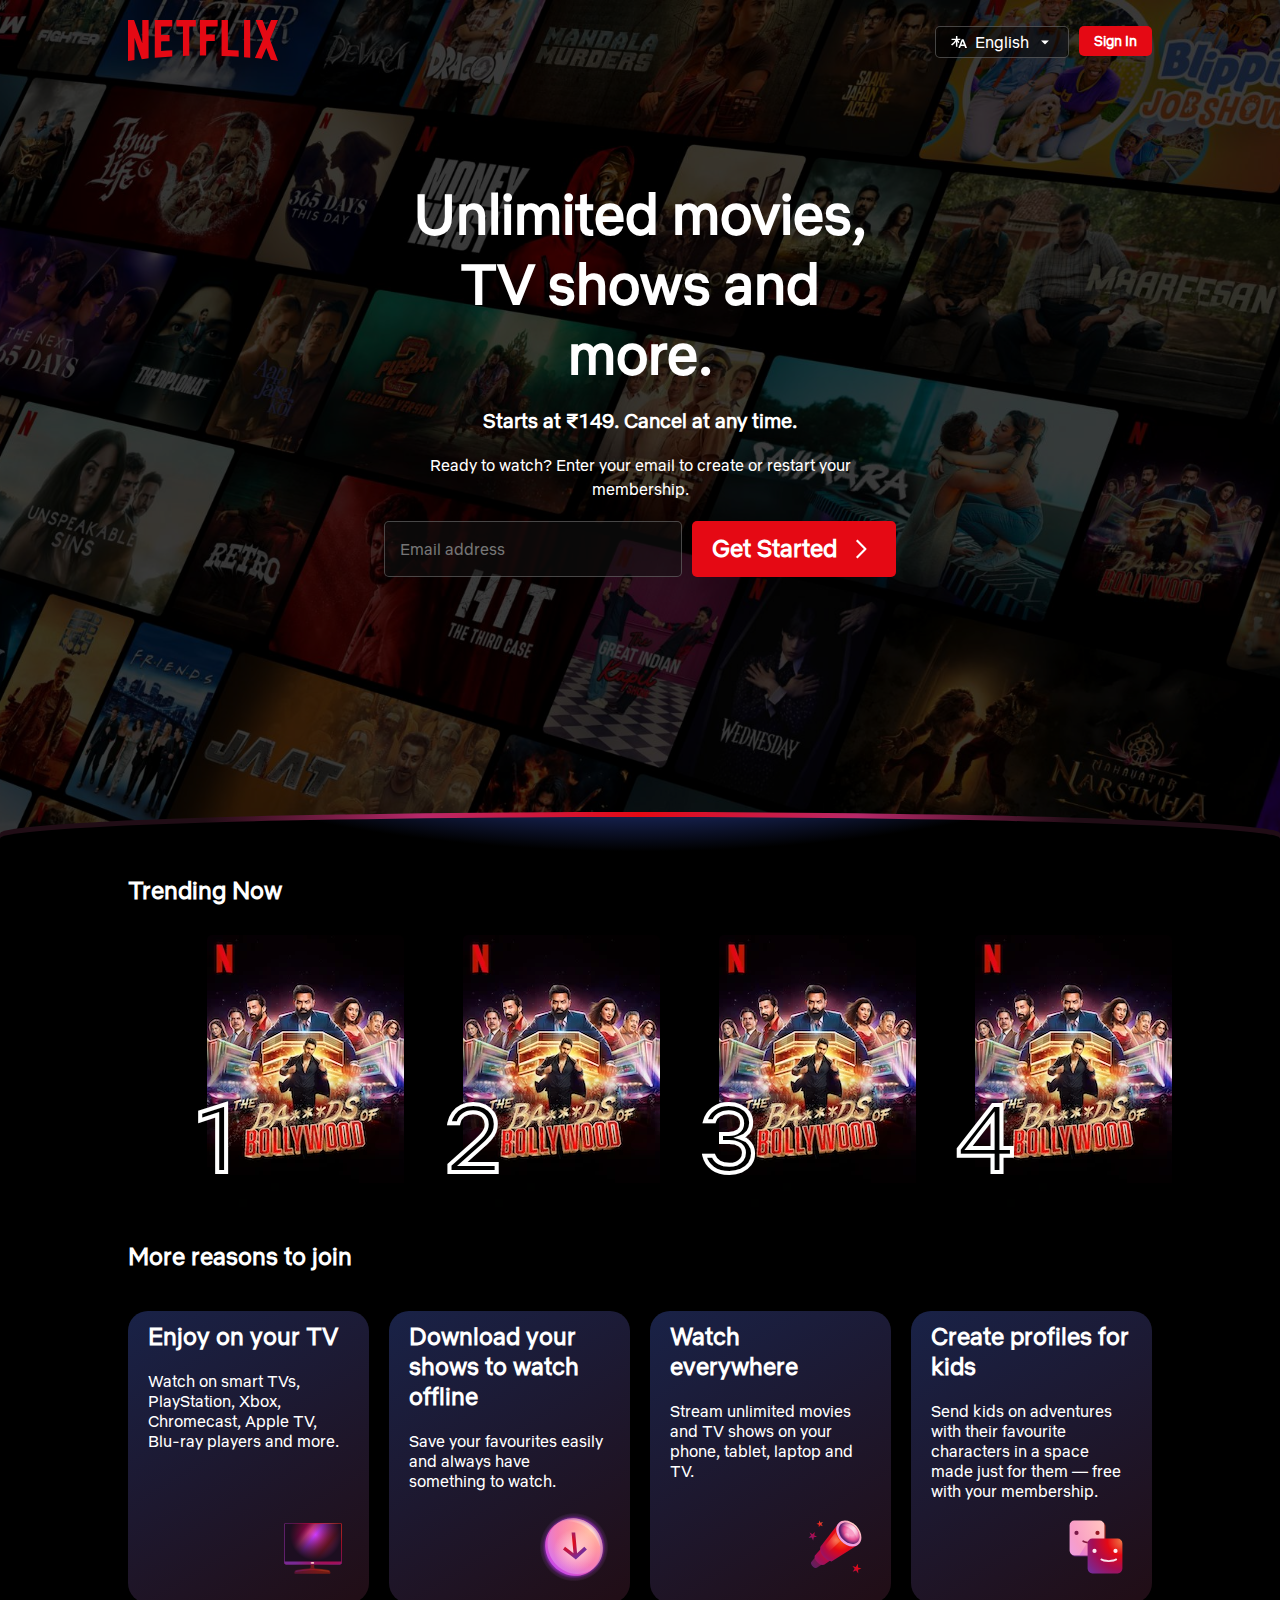
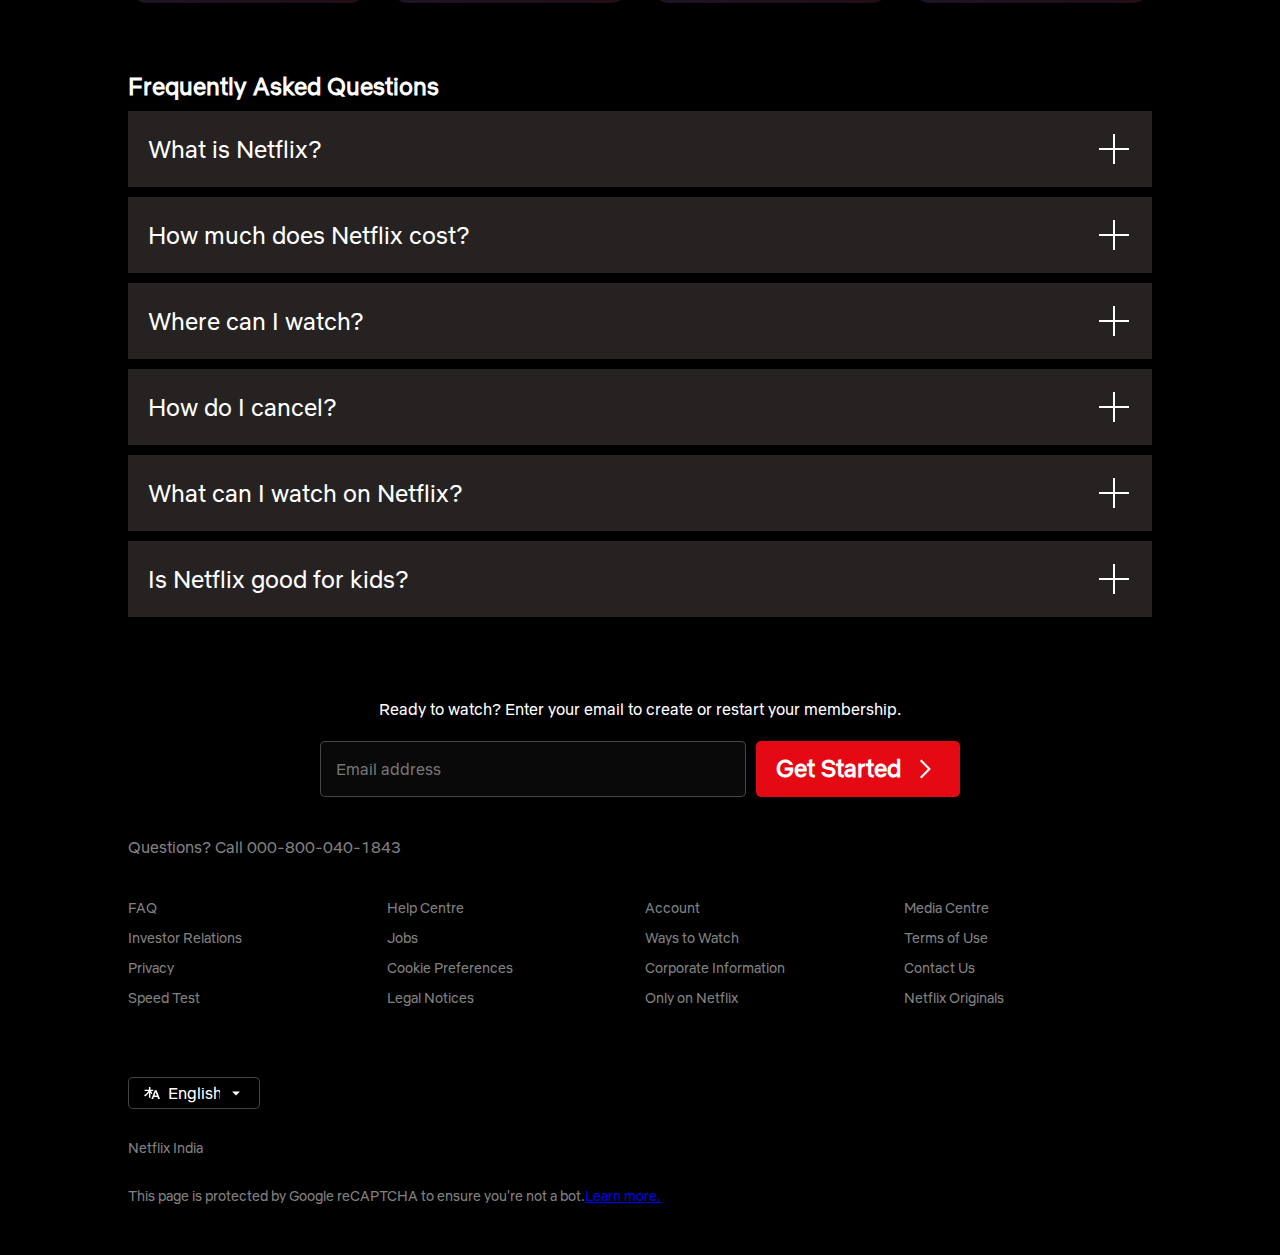
<file: index.html>
<!DOCTYPE html>
<html lang="en">

<head>
    <meta charset="UTF-8">
    <meta name="viewport" content="width=device-width, initial-scale=1.0">
    <title>Netflix India – Watch TV Shows Online, Watch Movies Online</title>
    <link rel="shortcut icon" href="assets/nficon2023.ico"/>
    <link rel="stylesheet" href="style.css">
</head>

<body>
    <div class="first">
        <img id="bg" src="assets/images/bg.jpg" alt="">
        <nav>
            <div class="logo">
                <img id="logo" src="assets/svg/logo.svg" alt="">
            </div>
            <div class="btns">
                <div class="lang">
                    <section>
                        <img src="assets/svg/lang.svg" alt="">
                        <select name="lang" id="lang">
                            <option value="en">English</option>
                            <option value="hi">Hindi</option>
                        </select>
                        <img src="assets/svg/arrow.svg" alt="">
                    </section>
                </div>
                <div class="sign">
                    <button>Sign In</button>
                </div>
            </div>
        </nav>
        <div class="content">
            <h1>Unlimited movies, TV shows and more.</h1>
            <h3>Starts at ₹149. Cancel at any time.</h3>
            <p>Ready to watch? Enter your email to create or restart your membership.</p>
            <div class="email">
                <input type="email" placeholder="Email address">
                <button>Get&nbsp;Started <img src="assets/svg/arrow-right.svg" alt=""></button>
            </div>
        </div>
        <div class="curveContainer">
            <div class="curve"></div>
            <div class="cover"></div>
        </div>

    </div>
    <div class="second">
        <h2>Trending&nbsp;Now</h2>
        <div class="shows">
            <span>1</span>
            <img src="assets/images/basteds of bollywood.webp" alt="">
            <span>2</span>
            <img src="assets/images/basteds of bollywood.webp" alt="">
            <span>3</span>
            <img src="assets/images/basteds of bollywood.webp" alt="">
            <span>4</span>
            <img src="assets/images/basteds of bollywood.webp" alt="">
            <span>5</span>
            <img src="assets/images/basteds of bollywood.webp" alt="">
            <span>6</span>
            <img src="assets/images/basteds of bollywood.webp" alt="">
            <span>7</span>
            <img src="assets/images/basteds of bollywood.webp" alt="">
            <span>8</span>
            <img src="assets/images/basteds of bollywood.webp" alt="">
            <span>9</span>
            <img src="assets/images/basteds of bollywood.webp" alt="">
            <span>10</span>
            <img src="assets/images/basteds of bollywood.webp" alt="">
        </div>
        <h2>More reasons to join</h2>
        <div class="more">
            <div class="itemcontainer">
                <div class="item">
                    <div class="text">
                        <h2>Enjoy on your TV</h2>
                        <p>Watch on smart TVs, PlayStation, Xbox, Chromecast, Apple TV, Blu-ray players and more.</p>
                    </div>
                    <div class="icon">
                        <img src="assets/svg/tv.svg" alt="">
                    </div>
                </div>
                <div class="item">
                    <div class="text">
                        <h2>Download your shows to watch offline</h2>
                        <p>Save your favourites easily and always have something to watch.</p>
                    </div>
                    <div class="icon">
                        <img src="assets/svg/download.svg" alt="">
                    </div>
                </div>
                <div class="item">
                    <div class="text">
                        <h2>Watch everywhere</h2>
                        <p>Stream unlimited movies and TV shows on your phone, tablet, laptop and TV.</p>
                    </div>
                    <div class="icon">
                        <img src="assets/svg/telescope.svg" alt="">
                    </div>
                </div>
                <div class="item">
                    <div class="text">
                        <h2>Create profiles for kids</h2>
                        <p>Send kids on adventures with their favourite characters in a space made just for them — free
                            with your membership.</p>
                    </div>
                    <div class="icon">
                        <img src="assets/svg/profile.svg" alt="">
                    </div>
                </div>
            </div>
        </div>
    </div>
    <div class="third">
        <h2>Frequently Asked Questions</h2>
        <div class="faq">
            <div class="qna">
                <div class="q">
                    <h3>What is Netflix?</h3>
                    <img src="assets/svg/plus.svg" alt="">
                </div>
            </div>
            <div class="qna">
                <div class="q">
                    <h3>How much does Netflix cost?</h3>
                    <img src="assets/svg/plus.svg" alt="">
                </div>
            </div>
            <div class="qna">
                <div class="q">
                    <h3>Where can I watch?</h3>
                    <img src="assets/svg/plus.svg" alt="">
                </div>
            </div>
            <div class="qna">
                <div class="q">
                    <h3>How do I cancel?</h3>
                    <img src="assets/svg/plus.svg" alt="">
                </div>
            </div>
            <div class="qna">
                <div class="q">
                    <h3>What can I watch on Netflix?</h3>
                    <img src="assets/svg/plus.svg" alt="">
                </div>
            </div>
            <div class="qna">
                <div class="q">
                    <h3>Is Netflix good for kids?</h3>
                    <img src="assets/svg/plus.svg" alt="">
                </div>
            </div>
        </div>
        <div class="content">
            <p>Ready to watch? Enter your email to create or restart your membership.</p>
            <div class="email">
                <input type="email" placeholder="Email address">
                <button>Get&nbsp;Started <img src="assets/svg/arrow-right.svg" alt=""></button>
            </div>
        </div>
    </div>
    <footer>
        <div class="footer">
            <p>Questions? Call 000-800-040-1843</p>
            <div class="links">
                <div class="linkcolumn">
                    <ul>
                        <li><a href="#">FAQ</a></li>
                        <li><a href="#">Investor Relations</a></li>
                        <li><a href="#">Privacy</a></li>
                        <li><a href="#">Speed Test</a></li>
                    </ul>
                </div>
                <div class="linkcolumn">
                    <ul>
                        <li><a href="#">Help Centre</a></li>
                        <li><a href="#">Jobs</a></li>
                        <li><a href="#">Cookie Preferences</a></li>
                        <li><a href="#">Legal Notices</a></li>
                    </ul>
                </div>
                <div class="linkcolumn">
                    <ul>
                        <li><a href="#">Account</a></li>
                        <li><a href="#">Ways to Watch</a></li>
                        <li><a href="#">Corporate Information</a></li>
                        <li><a href="#">Only on Netflix</a></li>
                    </ul>
                </div>
                <div class="linkcolumn">
                    <ul>
                        <li><a href="#">Media Centre</a></li>
                        <li><a href="#">Terms of Use</a></li>
                        <li><a href="#">Contact Us</a></li>
                        <li><a href="#">Netflix Originals</a></li>
                    </ul>
                </div>
            </div>
            <div class="lang">
                <section>
                    <img src="assets/svg/lang.svg" alt="">
                    <select name="lang" id="lang">
                        <option value="en">English</option>
                        <option value="hi">Hindi</option>
                    </select>
                    <img src="assets/svg/arrow.svg" alt="">
                </section>
            </div>
        <div class="end">
            <p>Netflix India</p>
            <p>This page is protected by Google reCAPTCHA to ensure you're not a bot.<a href="#">Learn more.</a></p>
            
        </div>
    </footer>
</body>

</html>
</file>
<file: style.css>
* {
    margin: 0;
    padding: 0;
    font-family: 'Netflix Sans', sans-serif;
    /* font-size: 1px; */

}

body {
    background-color: black;
    color: white;
    overflow-x: hidden;
}

@font-face {
    font-family: 'Netflix Sans';
    src: url(font/NetflixSans-Regular.otf);
}

nav {
    display: flex;
    justify-content: space-between;
    align-items: center;
    width: 80vw;
    margin: auto;
    padding: 20px 0;
    background-color: transparent;
}

nav .logo img {
    width: 150px;
}

nav .btns {
    display: flex;
    gap: 10px;
}

.sign button {
    background-color: #e50914;
    color: white;
    font-size: 14px;
    line-height: 14px;
    padding: 8px 15px;
    border: none;
    border-radius: 5px;
    font-weight: 700;
    cursor: pointer;
}

.lang section {
    display: flex;
    align-items: center;
    padding: 5px 15px;
    gap: 8px;
    background-color: rgba(0, 0, 0, 0.5);
    border: 1px solid rgba(133, 133, 133, 0.5);
    border-radius: 5px;
}

.lang section select {
    background-color: transparent;
    color: white;
    border: none;
    appearance: none;
    font-size: 16px;
    line-height: 20px;
    border-radius: 5px;
    font-weight: 300;
    cursor: pointer;
}

#bg {
    position: absolute;
    z-index: -1;
    width: 100%;
    height: 100%;
    object-fit: cover;
    opacity: 0.3;
}

.first {
    position: relative;
    height: 95vh;
    width: 100vw;
    overflow: hidden;
}

.first .content {
    width: 40vw;
    height: auto;
    margin: auto;
    display: flex;
    flex-direction: column;
    gap: 20px;
    height: 65vh;
    justify-content: center;
    align-items: center;
    text-align: center;
    margin-bottom: 140px;
}

.first .content h1 {
    font-size: 56px;
    line-height: 70px;
    font-weight: 900;
}

.first .content h3 {
    font-size: 20px;
    font-weight: 600;
}

.first .content p {
    font-size: 16px;
    font-weight: 400;
    line-height: 24px;
}

.first .content .email {
    width: 100%;
    display: flex;
    gap: 10px;
    /* margin-top: 10px; */
}

.first .content .email input {
    width: 70em;
    padding: 15px;
    font-size: 16px;
    line-height: 24px;
    font-weight: 400;
    border: none;
    border-radius: 5px;
    background-color: rgba(18, 18, 18, 0.5);
    border: 1px solid rgba(133, 133, 133, 0.5);
}

.first .content .email button {
    display: flex;
    background-color: #e50914;
    color: white;
    font-size: 24px;
    line-height: 24px;
    padding: 15px 25px 15px 20px;
    border: none;
    border-radius: 5px;
    font-weight: 600;
    cursor: pointer;
}

.first .content .email button img {
    margin-left: 10px;
}

.curveContainer {
    width: 100%;
    height: 5%;
    overflow: hidden;
    line-height: 0;
    position: absolute;
    bottom: 0;
    background-color: transparent;
    display: flex;
    align-items: center;
}

.curve {
    position: relative;
    top: 0;
    width: 100%;
    background: linear-gradient(to right, rgba(33, 13, 22, 1) 16%, rgba(184, 40, 105, 1), rgba(229, 9, 20, 1), rgba(184, 40, 105, 1), rgba(33, 13, 22, 1) 84%);
    height: 100%;
    border-radius: 100% 100% 0% 0%;
}

.cover {
    position: absolute;
    z-index: 1;
    bottom: 0;
    top: 5px;
    width: 100%;
    height: 100%;
    background: radial-gradient(50% 500% at 50% -420%, rgba(64, 97, 231, 0.4) 80%, rgba(0, 0, 0, 0.1) 100%), black;
    border-radius: 100% 100% 0% 0%;
    overflow: hidden;
}

.second {
    width: 80vw;
    height: auto;
    margin: auto;
    display: flex;
    flex-direction: column;
    gap: 10px;
    padding: 20px 0;
}

.second h2 {
    font-size: 24px;
    font-weight: 700;
    margin-bottom: 10px;
}

.shows {
    width: 100%;
    height: auto;
    display: flex;
    margin: 10px 20px;
    overflow-x: auto;
    padding-bottom: 10px;
    overflow-y: hidden;
}

.shows::-webkit-scrollbar {
    display: none;
}

.shows img {
    width: 200px;
    height: auto;
    border-radius: 5px;
    cursor: pointer;
    transition: transform 0.3s ease;
}

.shows img:hover {
    transform: scale(1.05);
}

.shows span {
    position: relative;
    z-index: 5;
    font-size: 6em;
    font-weight: 900;
    -webkit-text-stroke: 1px white;
    transform: translate(40px, 140px);
    cursor: pointer;
    -webkit-text-fill-color: black;
}

.more {
    display: flex;
    flex-direction: row;

    gap: 20px;
}

.itemcontainer {
    justify-content: space-between;
    width: 80vw;
    height: 280px;
    margin: auto;
    display: grid;
    grid-template-columns: repeat(4, 1fr);
    gap: 20px;
    padding: 20px 0;
}

.itemcontainer .item {
    background: linear-gradient(149deg, #192247 0%, #210e17 96.86%);
    padding: 10px 20px;
    border-radius: 20px;
}

.item .text {
    justify-content: center;
    align-items: start;
    text-align: start;
    height: 70%;

}

.item .text h2 {
    font-size: 24px;
    font-weight: 700;
    margin-bottom: 20px;
}

.item .text p {
    font-size: 16px;
    font-weight: 400;
    margin-bottom: 20px;
}

.item .icon {
    bottom: 0;
    display: flex;
    justify-content: end;
    align-items: end;

}

.third {
    width: 80vw;
    height: auto;
    margin: auto;
    margin-top: 20px;
    padding: 20px 0;
}

.third .faq {
    display: flex;
    flex-direction: column;
    gap: 10px;
}

.third h2 {
    font-size: 24px;
    font-weight: 700;
    margin-bottom: 10px;
}

.faq .qna {
    background-color: rgb(38, 34, 34);
    padding: 10px 20px;
    cursor: pointer;
}

.qna .q {
    display: flex;
    justify-content: space-between;
    align-items: center;
    padding: 10px 0;
}

.q img {
    filter: invert(1);
}

.q h3 {
    font-size: 24px;
    font-weight: 400;
}

.third .content {
    width: 50vw;
    height: auto;
    margin: auto;
    display: flex;
    flex-direction: column;
    gap: 20px;
    justify-content: center;
    align-items: center;
    text-align: center;
    margin-top: 80px;

}

.third .content p {
    font-size: 16px;
    font-weight: 400;
    line-height: 24px;
}

.third .content .email {
    width: 100%;
    display: flex;
    gap: 10px;
    /* margin-top: 10px; */
}

.third .content .email input {
    width: 70em;
    padding: 15px;
    font-size: 16px;
    line-height: 24px;
    font-weight: 400;
    border: none;
    border-radius: 5px;
    background-color: rgba(18, 18, 18, 0.5);
    border: 1px solid rgba(133, 133, 133, 0.5);
}

.third .content .email button {
    display: flex;
    background-color: #e50914;
    color: white;
    font-size: 24px;
    line-height: 24px;
    padding: 15px 25px 15px 20px;
    border: none;
    border-radius: 5px;
    font-weight: 600;
    cursor: pointer;
}

.third .content .email button img {
    margin-left: 10px;
}
footer {
    width: 80vw;
    height: auto;
    margin: auto;
    padding: 20px 0;
    display: flex;
    flex-direction: column;
    gap: 20px;
}
footer p {
    font-size: 16px;
    font-weight: 400;
    color: gray;
}
footer .links {
    margin: 40px 0;
    display: grid;
    grid-template-columns: repeat(4, 1fr);
    grid-template-rows: repeat(4, auto);
    gap: 10px;
}
.linkcolumn ul {
    list-style: none;
    display: flex;
    flex-direction: column;
    gap: 10px;
}
footer .links .linkcolumn ul li a {
    font-size: 14px;
    font-weight: 400;
    color: gray;
    text-decoration: none;
    cursor: pointer;
}
footer .links a:hover {
    text-decoration: underline;
}
footer .lang section {
    width: 100px;
    justify-content: center;
}
footer .lang section select {
    width: 100%;
    text-align: center;
}
footer .end p{
    font-size: 14px;
    font-weight: 400;
    color: gray;
    cursor: pointer;
    margin: 20px;
}
footer .end p {
    font-size: 14px;
    font-weight: 400;
    color: gray;
    cursor: pointer;
    margin: 30px 0px;
}
</file>
